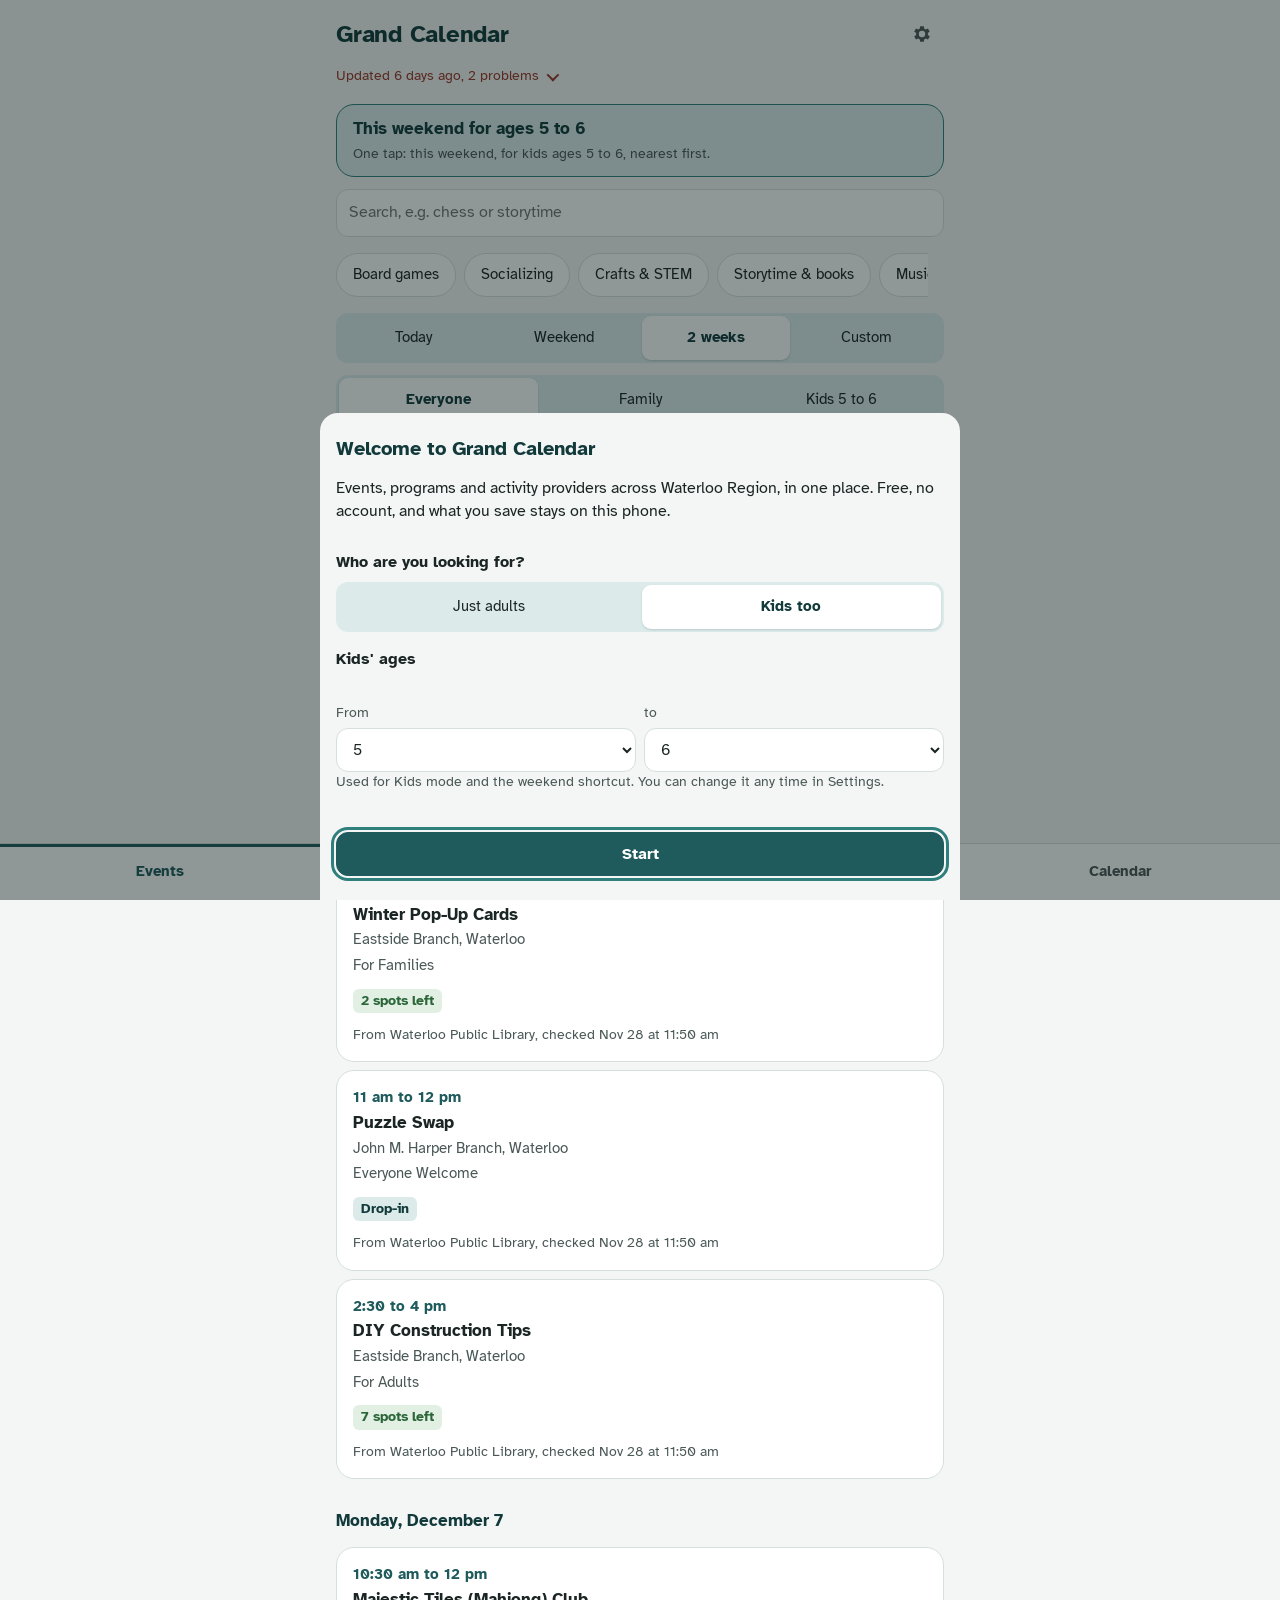
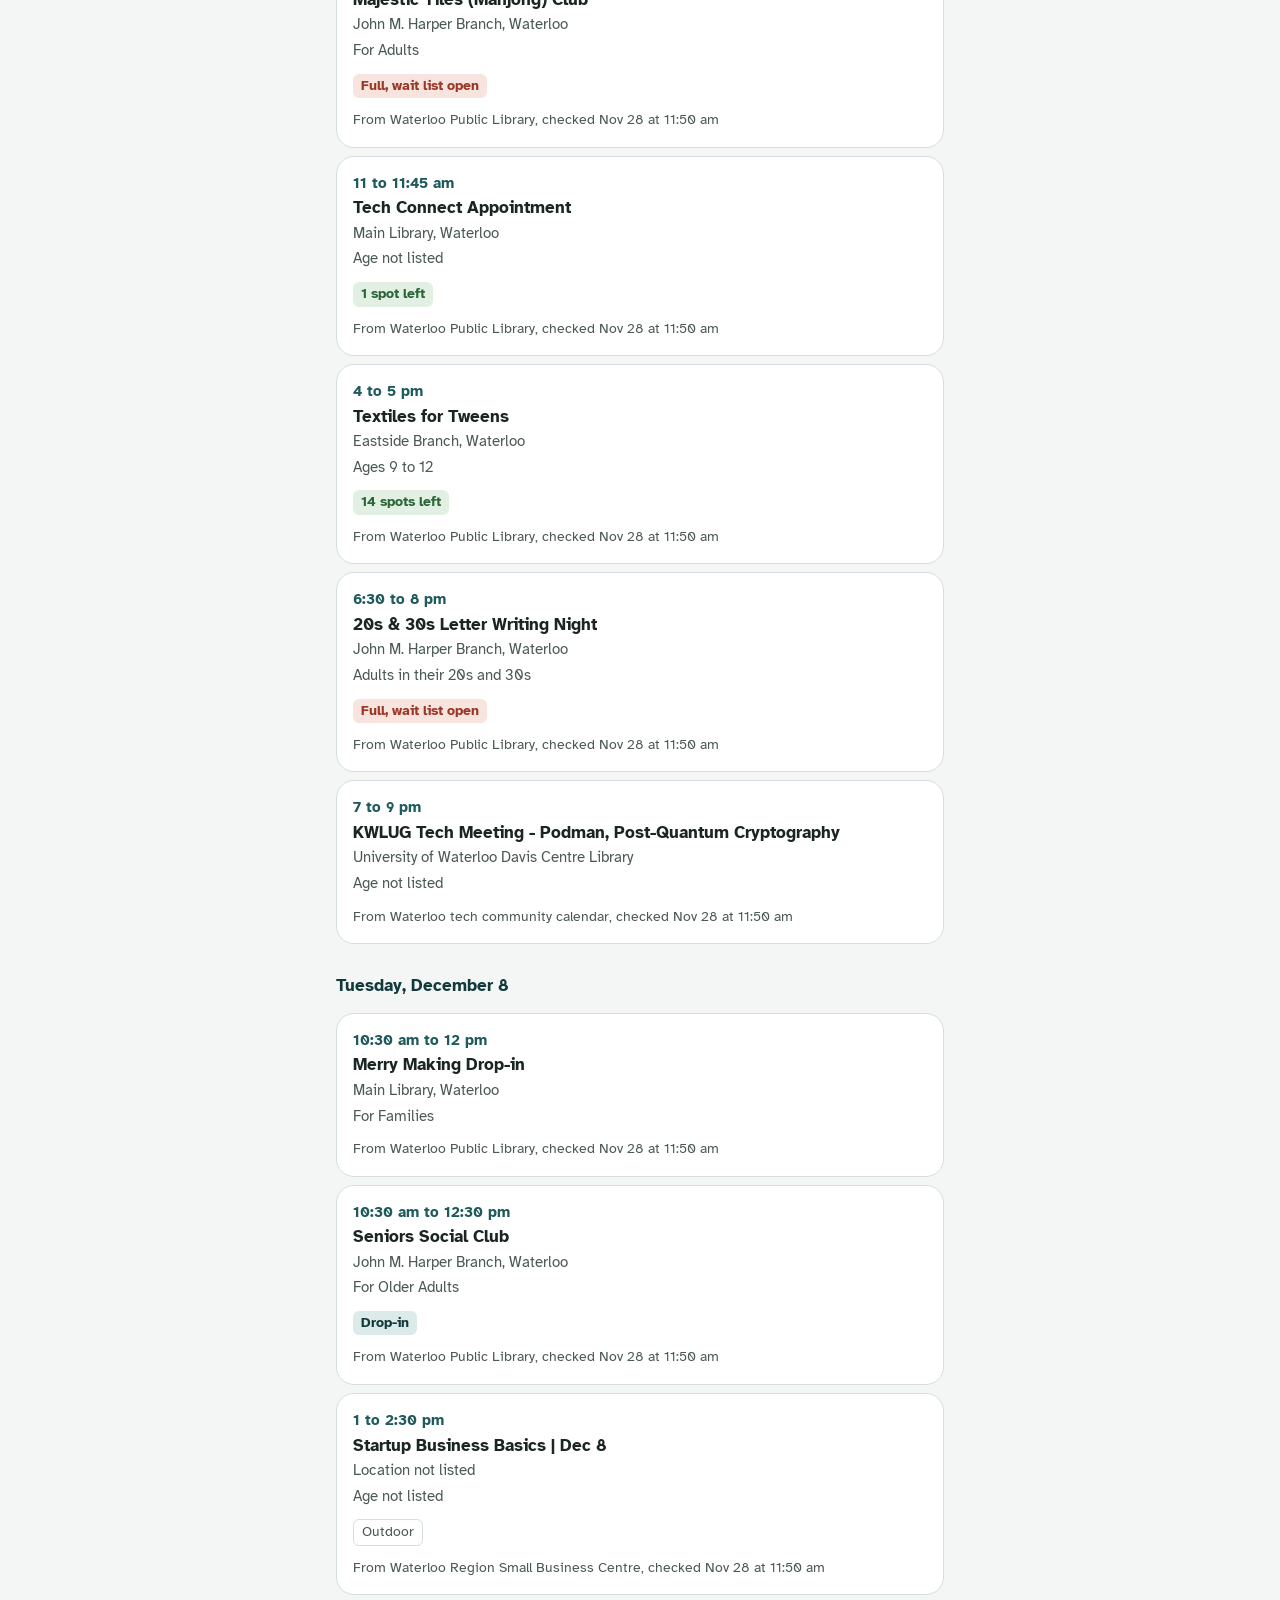
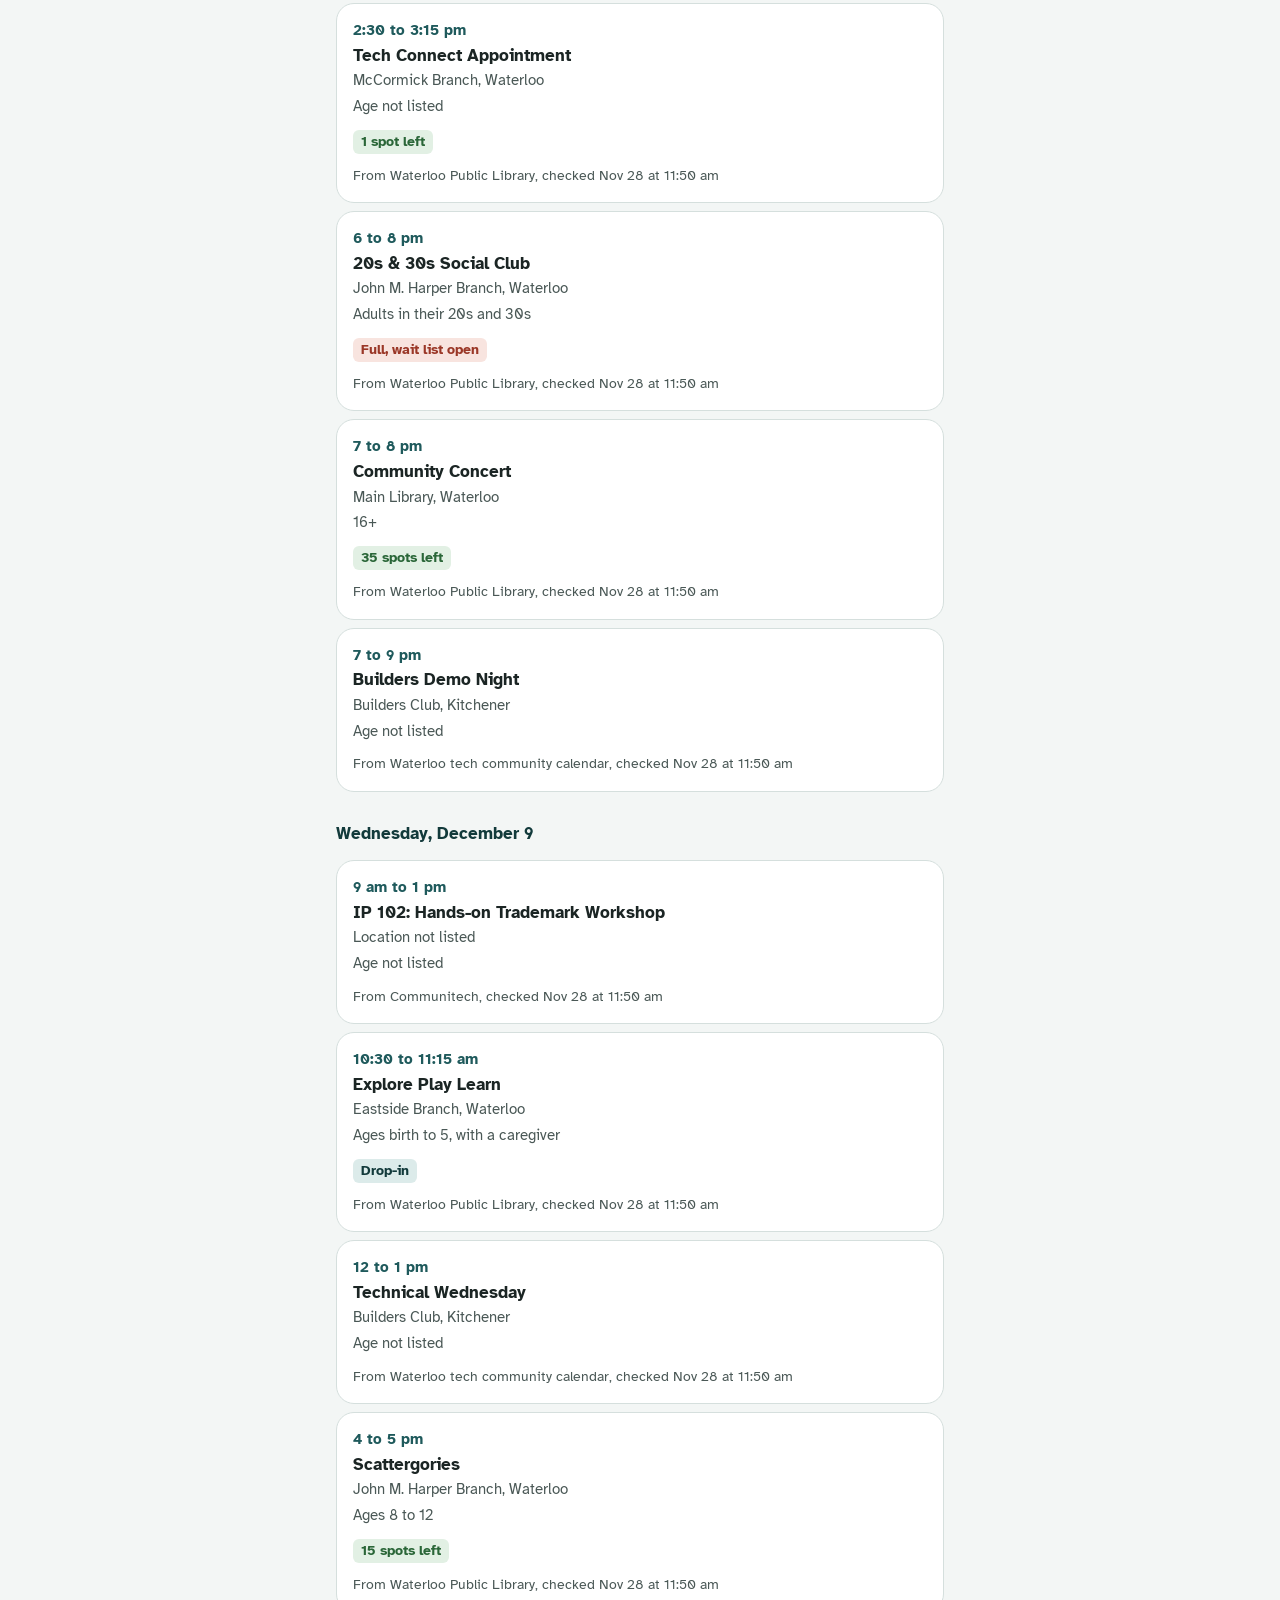
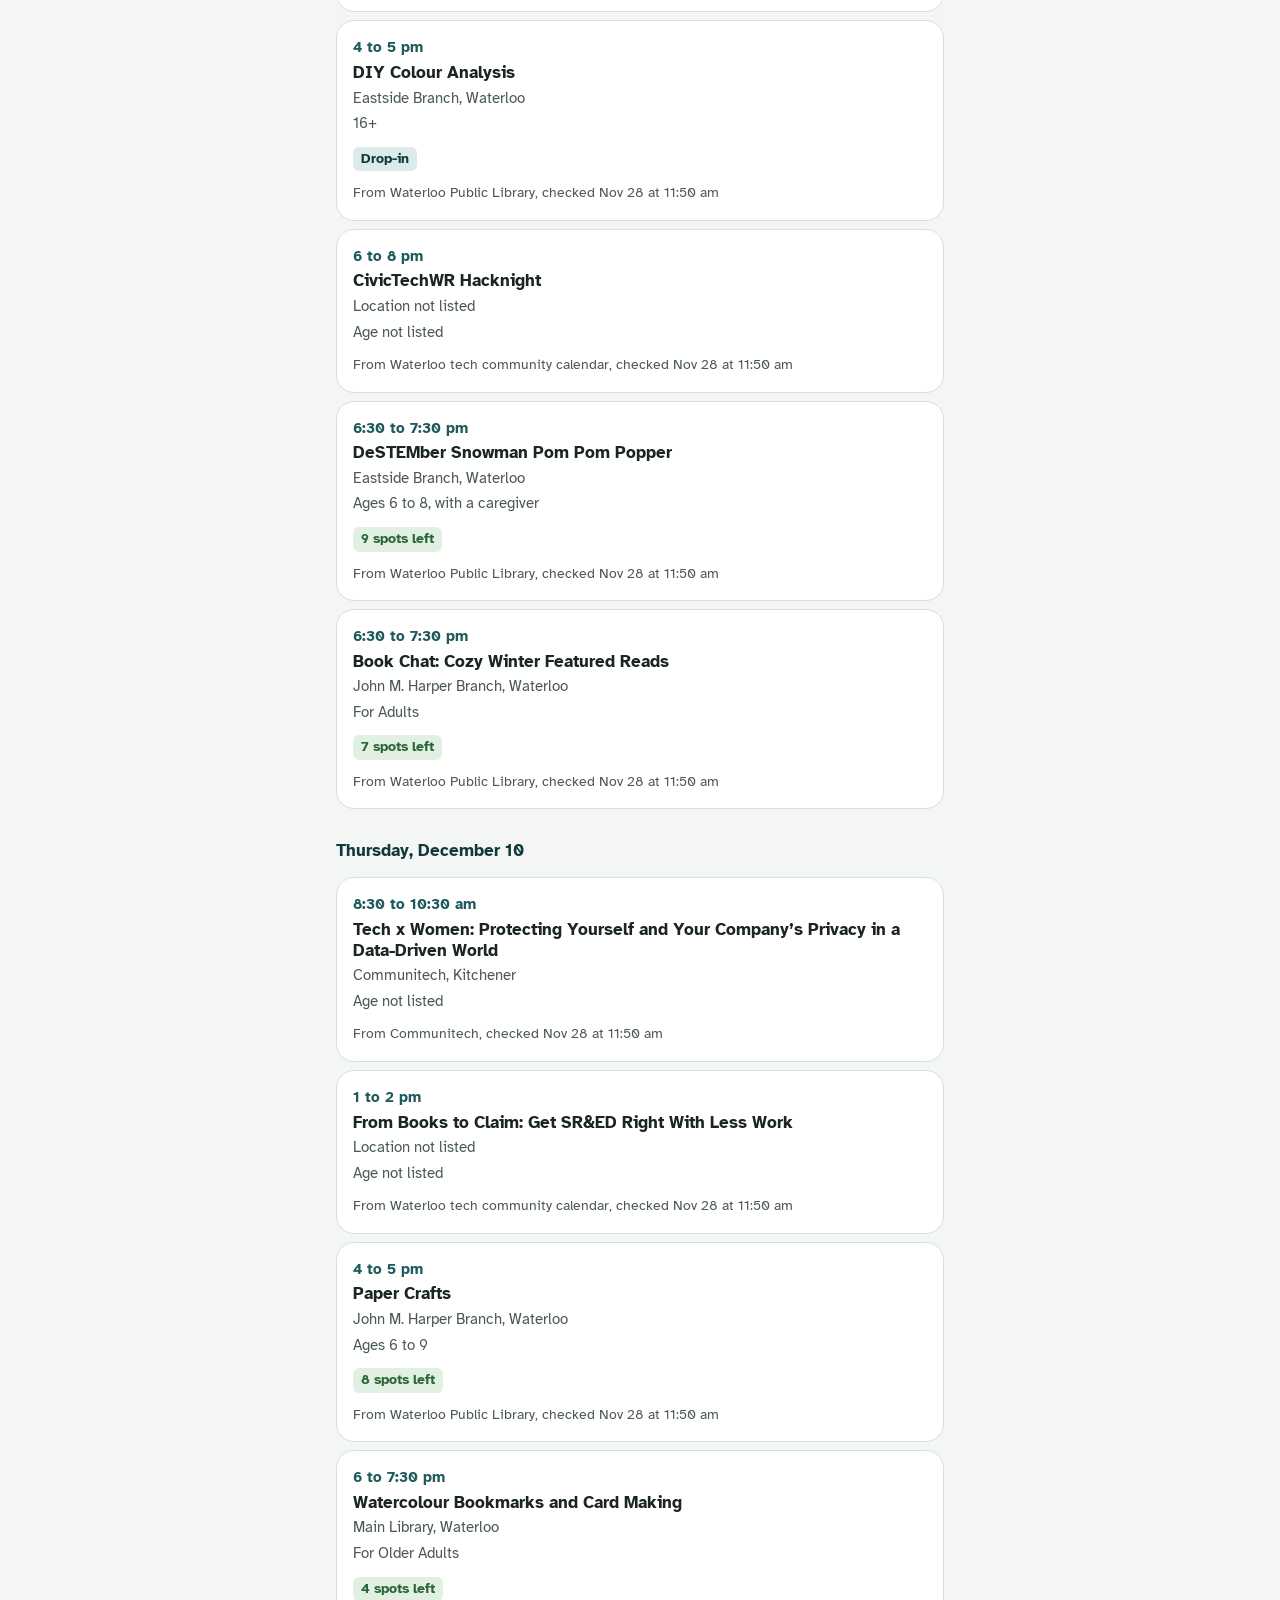
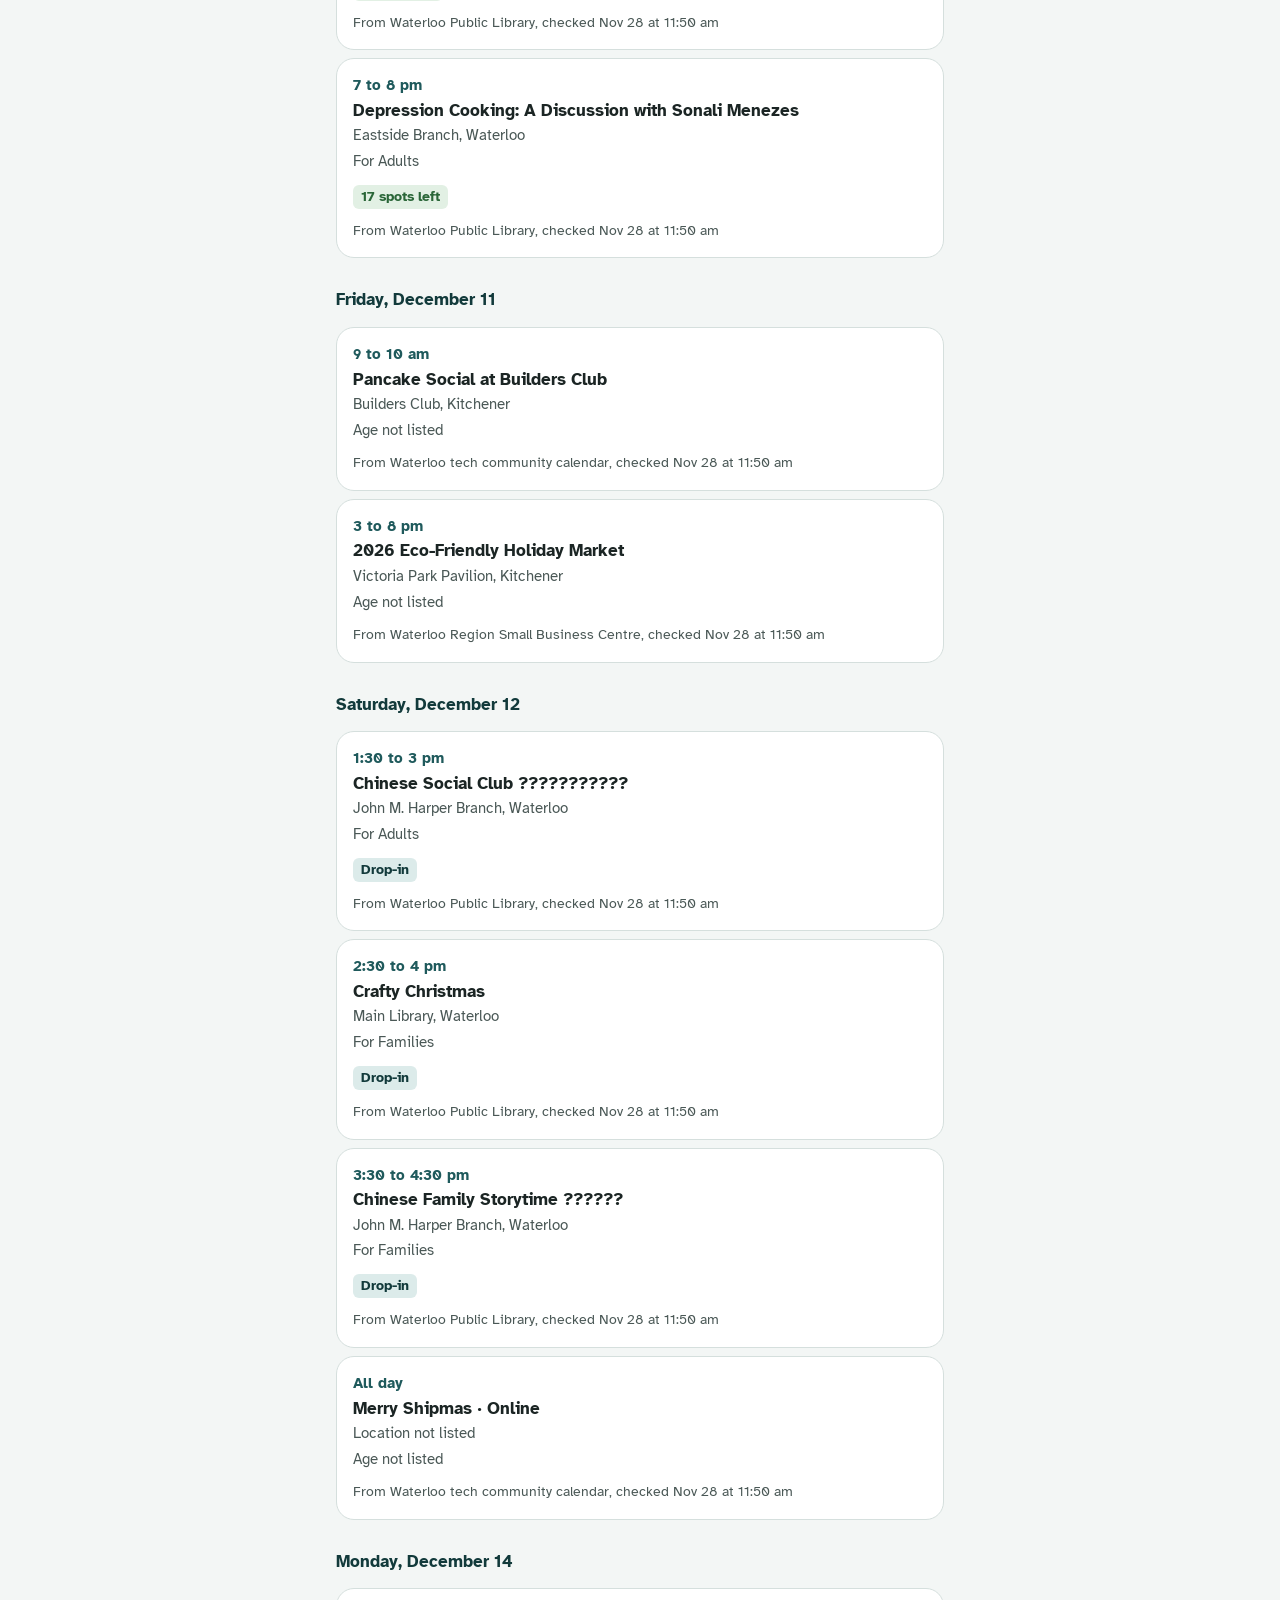
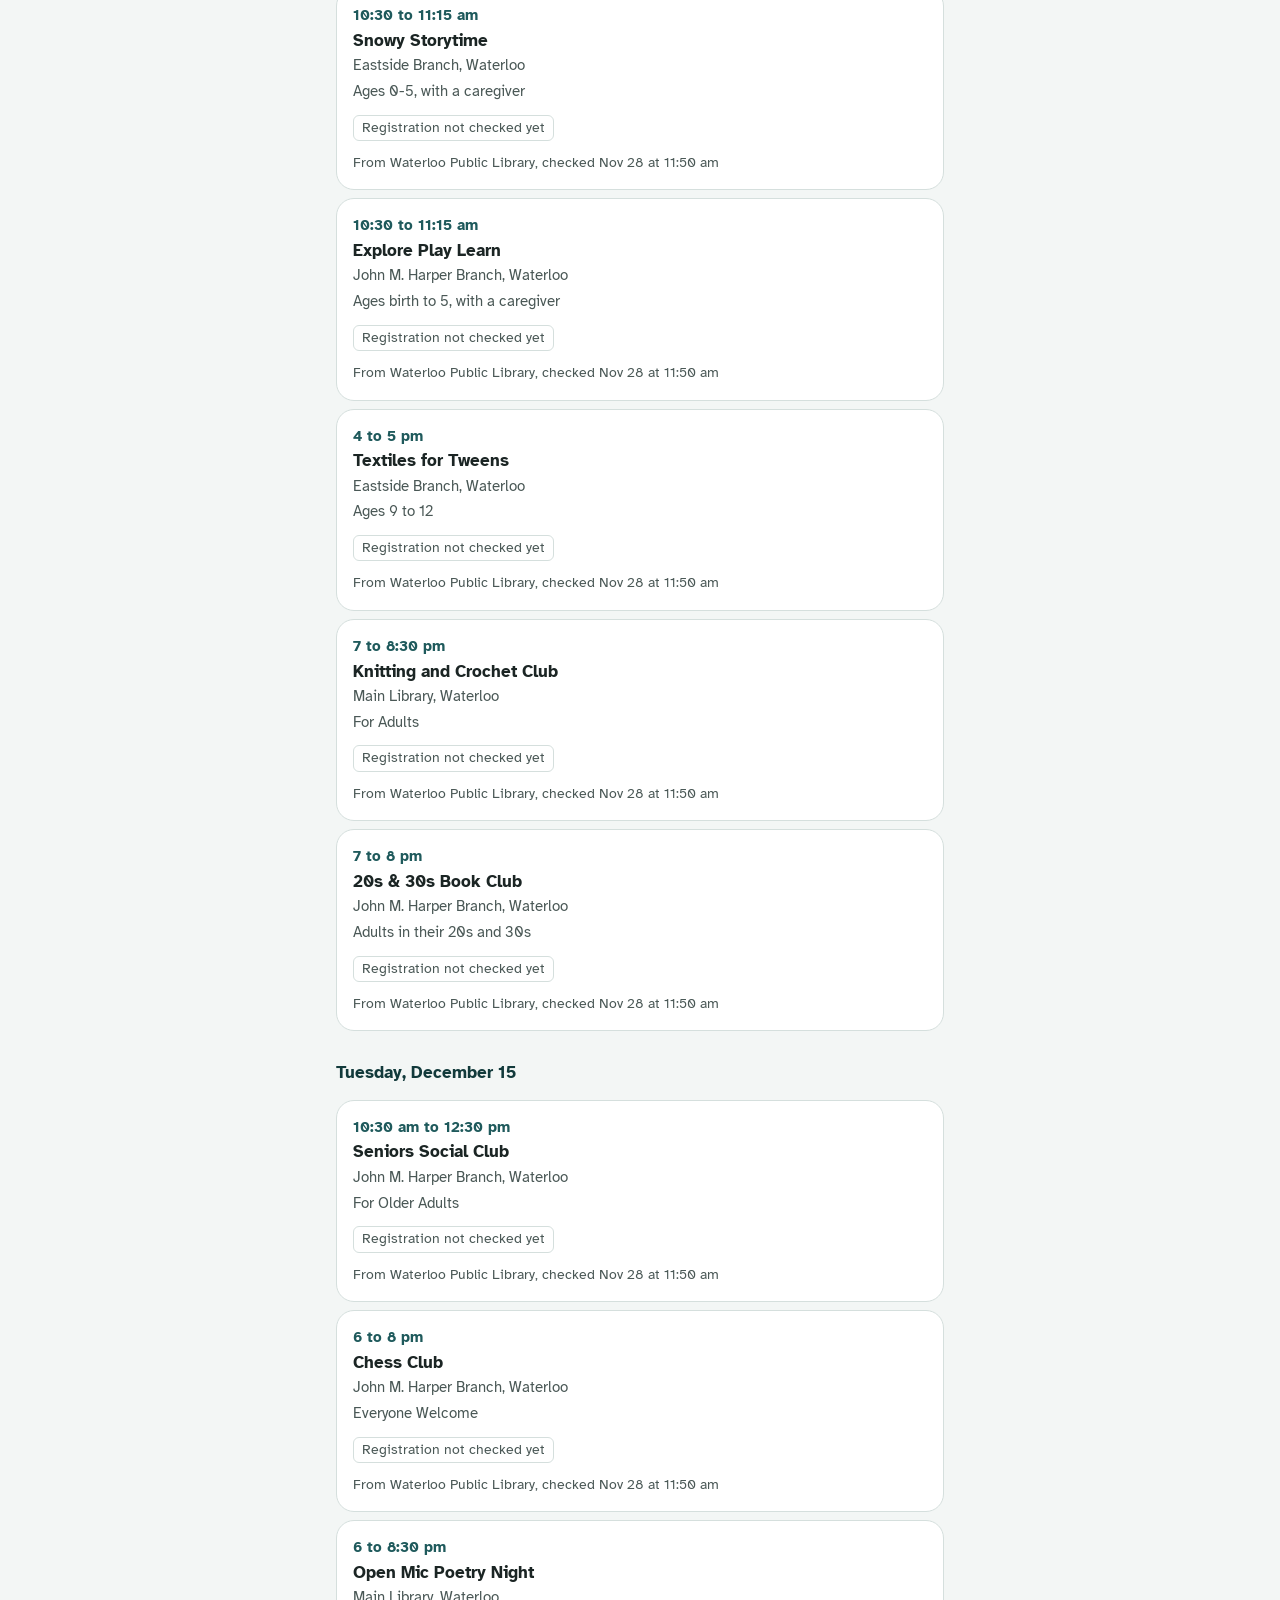
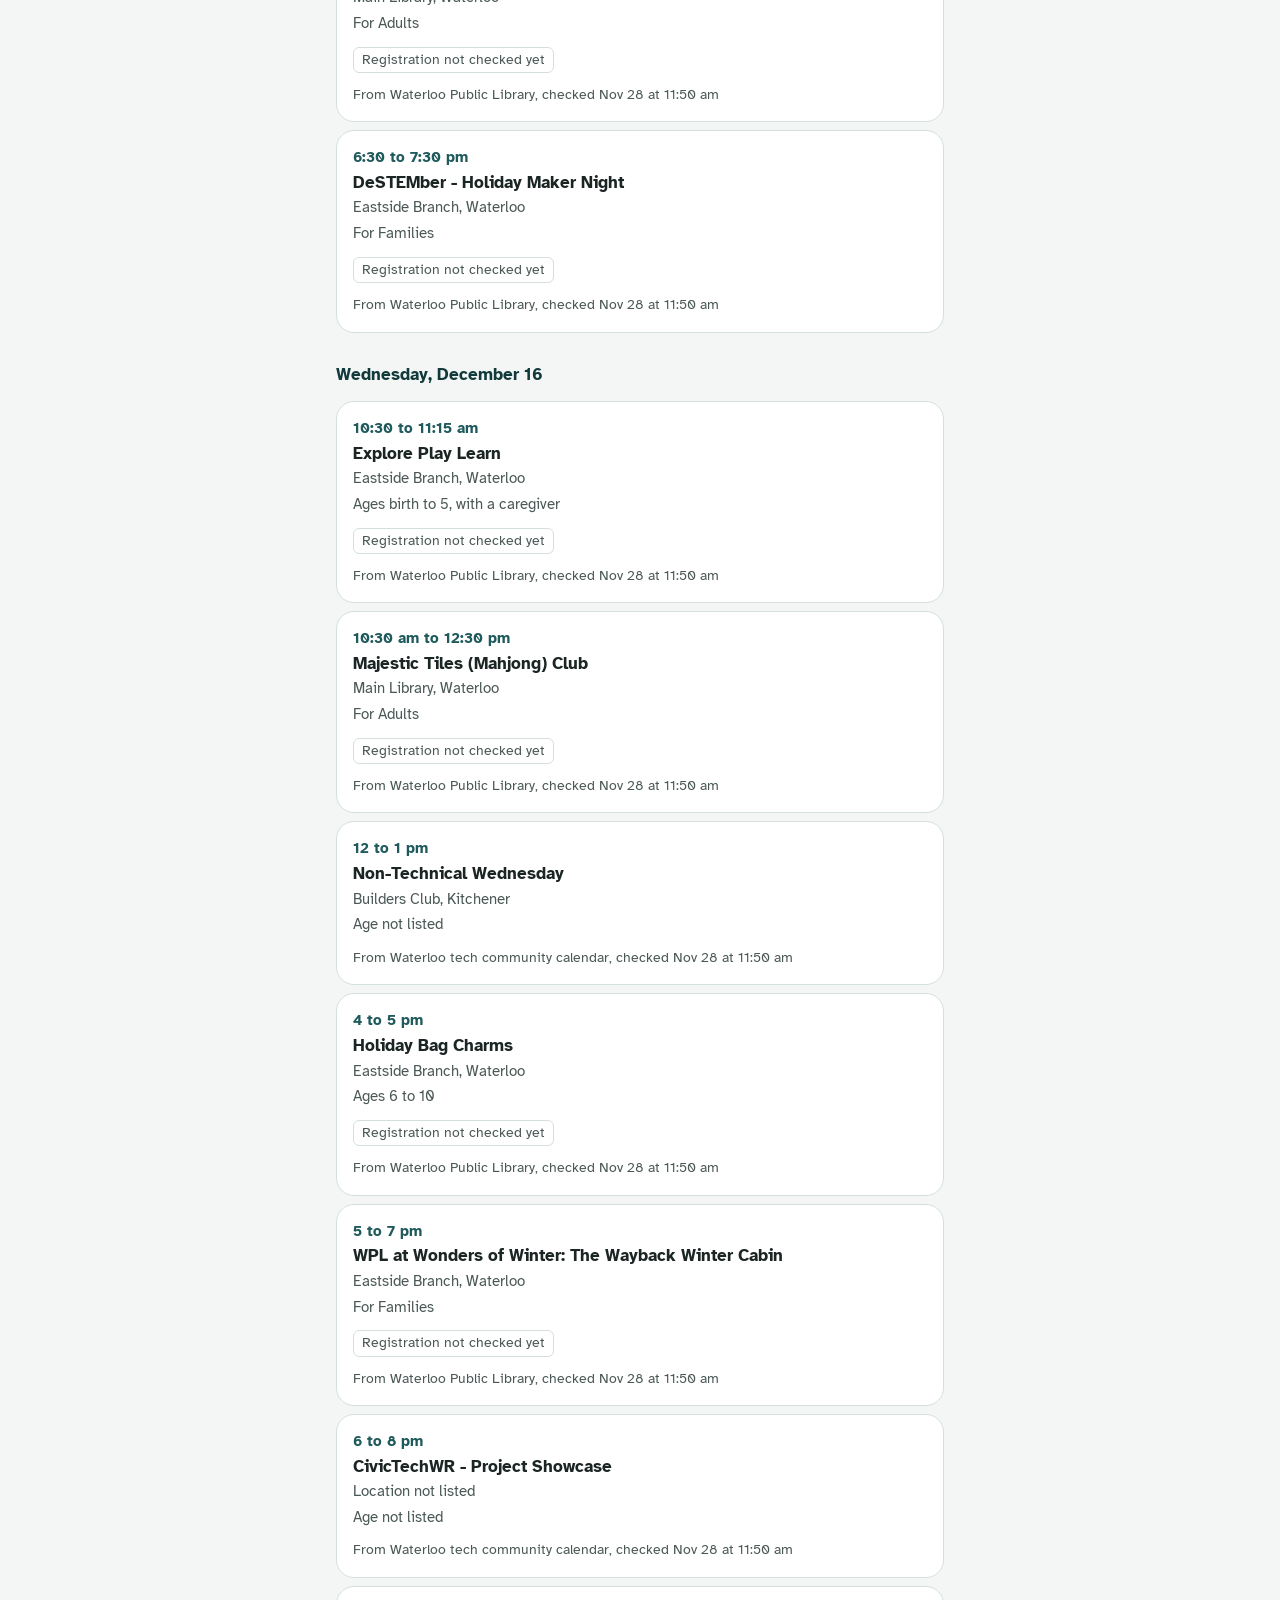
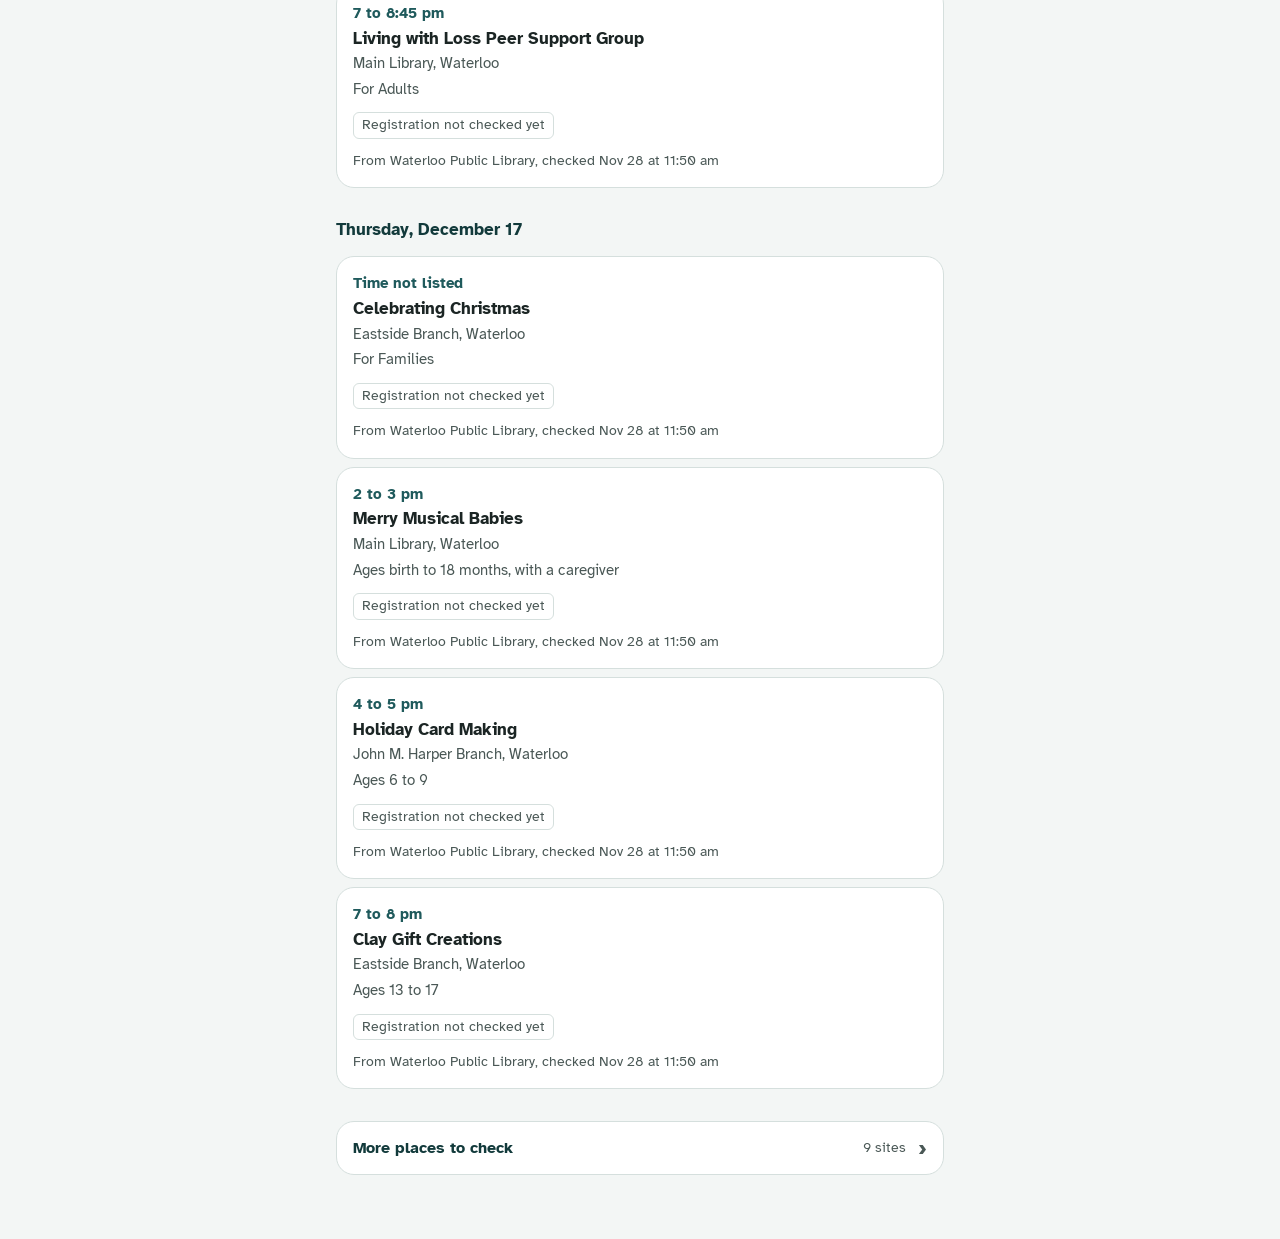
<file: index.html>
<!doctype html>
<html lang="en-CA">
<head>
  <meta charset="utf-8">
  <meta name="viewport" content="width=device-width, initial-scale=1, viewport-fit=cover">
  <meta http-equiv="Content-Security-Policy" content="default-src 'self'; script-src 'self'; style-src 'self'; img-src 'self' data:; connect-src 'self' https://explorewaterloo.ca https://nominatim.openstreetmap.org https://kpl.events.mylibrary.digital https://calendar.kitchener.ca https://events.waterloo.ca https://*.workers.dev; object-src 'none'; base-uri 'none'; form-action 'none'">
  <meta name="referrer" content="strict-origin-when-cross-origin">
  <title>Grand Calendar</title>
  <meta name="description" content="Events across Waterloo Region, for adults and kids, gathered from their sources.">
  <meta name="theme-color" content="#1f5a5c">
  <meta name="mobile-web-app-capable" content="yes">
  <meta name="apple-mobile-web-app-capable" content="yes">
  <meta name="apple-mobile-web-app-title" content="Grand Calendar">
  <link rel="manifest" href="manifest.webmanifest">
  <link rel="icon" href="icon.svg" type="image/svg+xml">
  <link rel="apple-touch-icon" href="icon-180.png">
  <link rel="stylesheet" href="app.css">
  <script type="module" src="app.mjs"></script>
</head>
<body>
  <header class="top">
    <div class="top-row">
      <h1 class="brand">Grand Calendar</h1>
      <button type="button" class="icon-btn" id="settings-open" aria-label="Settings">
        <svg aria-hidden="true" viewBox="0 0 24 24" width="22" height="22"><path fill="currentColor" d="M19.4 13a7.5 7.5 0 0 0 0-2l2-1.6-2-3.4-2.4 1a7.6 7.6 0 0 0-1.7-1L15 3.5h-4l-.4 2.5a7.6 7.6 0 0 0-1.7 1l-2.4-1-2 3.4L6.6 11a7.5 7.5 0 0 0 0 2l-2.1 1.6 2 3.4 2.4-1a7.6 7.6 0 0 0 1.7 1l.4 2.5h4l.4-2.5a7.6 7.6 0 0 0 1.7-1l2.4 1 2-3.4zM13 15.5a3.5 3.5 0 1 1 0-7 3.5 3.5 0 0 1 0 7z" transform="translate(-1 0)"/></svg>
      </button>
    </div>
    <details class="status" id="status">
      <summary id="status-summary">Loading events</summary>
      <ul id="status-list"></ul>
    </details>
    <div class="progress" id="progress" hidden>
      <progress id="progress-bar" max="1" value="0"></progress>
      <span id="progress-text" aria-live="polite"></span>
    </div>
  </header>

  <main id="view-events">
    <div class="controls">
      <button type="button" class="preset" id="preset-weekend" aria-pressed="false"><span>This weekend for ages 5 to 6</span><small id="preset-sub"></small></button>
      <button type="button" class="btn quiet preset-programs" id="preset-programs" hidden></button>
      <label class="search">
        <span class="visually-hidden">Search events</span>
        <input id="q" type="search" inputmode="search" autocomplete="off" placeholder="Search, e.g. chess or storytime" data-short="Search events">
      </label>
      <div class="chips" id="topics" role="group" aria-label="Topics"></div>

      <div class="seg" role="group" aria-label="Dates" id="seg-dates">
        <button type="button" data-v="today">Today</button>
        <button type="button" data-v="weekend">Weekend</button>
        <button type="button" data-v="2w">2 weeks</button>
        <button type="button" data-v="custom">Custom</button>
      </div>
      <div class="custom-dates" id="custom-dates" hidden>
        <label>From <input type="date" id="d-from"></label>
        <label>To <input type="date" id="d-to"></label>
      </div>

      <div class="seg" role="group" aria-label="Who it's for" id="seg-who">
        <button type="button" data-v="everyone">Everyone</button>
        <button type="button" data-v="family">Family</button>
        <button type="button" data-v="kids" id="kids-btn">Kids 5 to 6</button>
      </div>

      <button type="button" class="btn quiet more-filters" id="filters-open">More filters</button>
    </div>

    <p class="summary" id="summary" aria-live="polite"></p>
    <div id="results"></div>

    <details class="fold elsewhere">
      <summary><span>More places to check</span> <span class="fold-count" id="elsewhere-count"></span></summary>
      <p class="muted">These sites don't let Grand Calendar read their events, so check them directly.</p>
      <div class="link-list" id="elsewhere"></div>
    </details>
  </main>

  <main id="view-programs" hidden>
    <h2 class="view-title">Programs</h2>
    <p class="muted">Classes and lessons you register for, read from program guides. Times and fees are as the guide prints them; registration happens on the provider's site.</p>
    <div class="controls">
      <label class="search">
        <span class="visually-hidden">Search programs</span>
        <input id="pq" type="search" inputmode="search" autocomplete="off" placeholder="Search, e.g. dance or karate" data-short="Search programs">
      </label>
      <div class="seg" role="group" aria-label="Who it's for" id="seg-pwho">
        <button type="button" data-v="everyone">Everyone</button>
        <button type="button" data-v="kids" id="pkids-btn">Kids 5 to 6</button>
        <button type="button" data-v="adults">Adults</button>
      </div>
      <div class="chips" id="p-cats" role="group" aria-label="Kind of program"></div>
      <label class="check"><input type="checkbox" id="p-upcoming"> Only programs that haven't started yet</label>
      <label class="check"><input type="checkbox" id="p-try"> Try it first: one-time classes only</label>
    </div>
    <p class="summary" id="psummary" aria-live="polite"></p>
    <div id="presults"></div>
    <section class="websearch" aria-labelledby="pweb-h">
      <h2 id="pweb-h">From a web search</h2>
      <p class="muted" id="pweb-note">Type a search above, then search the web for providers in the area. Results are not checked by Grand Calendar, so details may be out of date.</p>
      <button type="button" class="btn" id="pweb-go">Search the web</button>
      <div id="pweb-results"></div>
    </section>
    <details class="fold elsewhere">
      <summary><span>Search other program sites</span> <span class="fold-count" id="pelsewhere-count"></span></summary>
      <p class="muted">These sites can't be read automatically, so these links open their own search.</p>
      <div class="link-list" id="pelsewhere"></div>
    </details>
  </main>

  <main id="view-providers" hidden>
    <h2 class="view-title">Providers</h2>
    <p class="muted">Checked on each provider's own website. Ages only where they state them.</p>
    <div class="controls">
      <label class="search">
        <span class="visually-hidden">Search providers</span>
        <input id="provq" type="search" inputmode="search" autocomplete="off" placeholder="Search, e.g. ballet or swim" data-short="Search providers">
      </label>
      <div class="seg" role="group" aria-label="Who it's for" id="seg-provwho">
        <button type="button" data-v="everyone">Everyone</button>
        <button type="button" data-v="kids" id="provkids-btn">Kids 5 to 6</button>
      </div>
      <div class="chips" id="prov-types" role="group" aria-label="Kind of activity"></div>
      <label class="check"><input type="checkbox" id="prov-try"> Try it first: free trials, trial classes, drop-ins and passes</label>
      <label class="town-pick"><span>Town</span>
        <select id="prov-town"><option value="">Anywhere</option></select>
      </label>
    </div>
    <p class="summary" id="prov-summary" aria-live="polite"></p>
    <div id="prov-list"></div>
  </main>

  <main id="view-saved" hidden>
    <h2 class="view-title">Your calendar</h2>
    <p class="muted">Only what you saved. Save an event or a program and it appears here, on every day it happens.</p>
    <div class="seg cal-views" role="group" aria-label="Calendar view" id="seg-calview">
      <button type="button" data-v="month">Month</button>
      <button type="button" data-v="week">Week</button>
      <button type="button" data-v="list">List</button>
    </div>
    <div id="backup-nudge"></div>
    <div class="btn-row cal-actions">
      <button type="button" class="btn add-own" id="add-own-open">Add your own</button>
      <button type="button" class="btn add-own" id="add-all-open">Add all to iPhone Calendar</button>
    </div>
    <div id="cal-body"></div>
    <div id="cal-list" hidden>
      <p class="muted">Saved on this phone only. Export a copy now and then: removing the app from your Home Screen deletes them.</p>
      <div class="btn-row">
        <button type="button" class="btn" id="export">Export saved</button>
        <button type="button" class="btn" id="import-btn">Import saved</button>
        <input type="file" id="import" accept=".json,application/json" hidden>
      </div>
      <div id="saved-list"></div>
    </div>
  </main>

  <nav class="tabs" aria-label="Views">
    <button type="button" data-view="events" aria-current="page">Events</button>
    <button type="button" data-view="programs">Programs</button>
    <button type="button" data-view="providers">Providers</button>
    <button type="button" data-view="saved">Calendar <span id="saved-count"></span></button>
  </nav>

  <dialog id="filters" aria-labelledby="filters-h">
    <form method="dialog" class="sheet">
      <h2 id="filters-h">More filters</h2>

      <fieldset>
        <legend>Cost</legend>
        <div class="seg" data-filter="cost">
          <button type="button" data-v="any">Any</button>
          <button type="button" data-v="free">Free</button>
          <button type="button" data-v="paid">Paid</button>
        </div>
        <p class="hint">“Free” only includes events whose source says free.</p>
      </fieldset>

      <fieldset>
        <legend>Indoor or outdoor</legend>
        <div class="seg" data-filter="setting">
          <button type="button" data-v="any">Any</button>
          <button type="button" data-v="indoor">Indoor</button>
          <button type="button" data-v="outdoor">Outdoor</button>
        </div>
      </fieldset>

      <fieldset>
        <legend>Registration</legend>
        <div class="seg" data-filter="reg">
          <button type="button" data-v="any">Any</button>
          <button type="button" data-v="dropin">Drop-in</button>
          <button type="button" data-v="open">Spots open</button>
        </div>
        <label class="check"><input type="checkbox" id="hide-full"> Hide full and closed events</label>
      </fieldset>

      <fieldset>
        <legend>Distance</legend>
        <p class="hint" id="loc-label">No location set. Distances need one.</p>
        <button type="button" class="btn quiet" id="clear-loc" hidden>Clear location</button>
        <div class="btn-row">
          <button type="button" class="btn" id="use-gps">Use my location</button>
        </div>
        <div class="place-row">
          <label class="visually-hidden" for="place">Type a place</label>
          <input id="place" type="text" autocomplete="off" placeholder="Or type a place, e.g. Elmira">
          <button type="button" class="btn" id="place-go">Set</button>
        </div>
        <label class="select">Within
          <select id="radius">
            <option value="">Any distance</option>
            <option value="5">5 km</option>
            <option value="10">10 km</option>
            <option value="20">20 km</option>
            <option value="40">40 km</option>
          </select>
        </label>
      </fieldset>

      <div class="btn-row">
        <button type="button" class="btn" id="filters-reset">Reset filters</button>
        <button class="btn primary" value="done">Show events</button>
      </div>
    </form>
  </dialog>

  <dialog id="add-own" aria-labelledby="add-own-h">
    <form class="sheet" id="add-own-form" novalidate>
      <h2 id="add-own-h">Add your own</h2>
      <p class="hint">For things Grand Calendar can't read, like a program you registered for on ActiveNet or private lessons. Saved on this phone only.</p>
      <fieldset class="import-box" id="ao-import">
        <legend>From a registration receipt</legend>
        <p class="hint">ActiveNet receipts have a calendar link ("To download an .ics file..."). Copy it from the email and paste it here.</p>
        <div class="place-row">
          <label class="visually-hidden" for="ao-ics-url">Calendar link</label>
          <input id="ao-ics-url" type="url" inputmode="url" autocomplete="off" placeholder="https://anprodca.active.com/...">
          <button type="button" class="btn" id="ao-ics-get">Get</button>
        </div>
        <button type="button" class="btn" id="ao-ics-file-btn">Or choose a calendar file</button>
        <input type="file" id="ao-ics-file" accept=".ics,text/calendar" hidden>
        <p class="hint" id="ao-ics-status" aria-live="polite"></p>
      </fieldset>
      <p class="or-line">Or type it in</p>
      <label class="field"><span>What</span> <input id="ao-title" type="text" autocomplete="off" maxlength="120" required placeholder="e.g. Swim lessons, Preschool 3"></label>
      <label class="field"><span>Where <span class="opt">(optional)</span></span> <input id="ao-place" type="text" autocomplete="off" maxlength="120" placeholder="e.g. Kitchener Memorial Auditorium"></label>
      <fieldset>
        <legend>How often</legend>
        <p class="hint" id="ao-dates-note" hidden></p>
        <div class="seg" role="group" aria-label="How often" id="ao-repeat">
          <button type="button" data-v="once" aria-pressed="true">One day</button>
          <button type="button" data-v="weekly" aria-pressed="false">Every week</button>
        </div>
      </fieldset>
      <div id="ao-once">
        <label class="field"><span>Date</span> <input id="ao-date" type="date"></label>
      </div>
      <div id="ao-weekly" hidden>
        <fieldset>
          <legend>On these days</legend>
          <div class="weekday-pick" id="ao-days" role="group" aria-label="Days of the week"></div>
        </fieldset>
        <div class="btn-row">
          <label class="field"><span>First class</span> <input id="ao-first" type="date"></label>
          <label class="field"><span>Last class</span> <input id="ao-last" type="date"></label>
        </div>
      </div>
      <div class="btn-row">
        <label class="field"><span>Starts <span class="opt">(optional)</span></span> <input id="ao-start" type="time"></label>
        <label class="field"><span>Ends <span class="opt">(optional)</span></span> <input id="ao-end" type="time"></label>
      </div>
      <button type="button" class="btn quiet clear-times" id="ao-clear-times" hidden>Clear times (no set time)</button>
      <label class="field"><span>Link <span class="opt">(optional)</span></span> <input id="ao-url" type="url" inputmode="url" autocomplete="off" placeholder="https://"></label>
      <label class="field"><span>Notes <span class="opt">(optional)</span></span> <textarea id="ao-notes" rows="2" maxlength="500"></textarea></label>
      <p class="form-error" id="ao-error" role="alert" hidden></p>
      <div class="btn-row">
        <button type="button" class="btn" id="ao-cancel">Cancel</button>
        <button type="submit" class="btn primary" id="ao-save">Save to calendar</button>
      </div>
    </form>
  </dialog>

  <dialog id="add-all" aria-labelledby="add-all-h">
    <form class="sheet" id="add-all-form">
      <h2 id="add-all-h">Add all to iPhone Calendar</h2>
      <p class="hint" id="add-all-summary"></p>
      <fieldset>
        <legend>Reminder</legend>
        <div class="seg" role="group" aria-label="Reminder" id="add-all-remind">
          <button type="button" data-v="0" aria-pressed="false">None</button>
          <button type="button" data-v="60" aria-pressed="true">1 hour before</button>
          <button type="button" data-v="1440" aria-pressed="false">1 day before</button>
        </div>
      </fieldset>
      <p class="hint">You'll get one calendar file. Tap Save, then open it and choose Add All. Adding it again later may create copies in some calendars, so it's best to add once after planning.</p>
      <div class="btn-row">
        <button type="button" class="btn" id="add-all-cancel">Cancel</button>
        <button type="submit" class="btn primary" id="add-all-go">Make calendar file</button>
      </div>
    </form>
  </dialog>

  <dialog id="ics-preview" aria-labelledby="ics-preview-h">
    <form class="sheet" id="ics-preview-form">
      <h2 id="ics-preview-h">Found in the calendar file</h2>
      <p class="hint">Check these before adding. Dates and times are exactly as the file states them.</p>
      <div id="ics-items"></div>
      <div id="ics-skipped"></div>
      <div class="btn-row">
        <button type="button" class="btn" id="ics-cancel">Cancel</button>
        <button type="submit" class="btn primary" id="ics-add">Add to calendar</button>
      </div>
    </form>
  </dialog>

  <dialog id="welcome" aria-labelledby="welcome-h">
    <form class="sheet" id="welcome-form">
      <h2 id="welcome-h">Welcome to Grand Calendar</h2>
      <p>Events, programs and activity providers across Waterloo Region, in one place. Free, no account, and what you save stays on this phone.</p>
      <fieldset>
        <legend>Who are you looking for?</legend>
        <div class="seg" role="group" aria-label="Who are you looking for" id="welcome-who">
          <button type="button" data-v="adults" aria-pressed="false">Just adults</button>
          <button type="button" data-v="kids" aria-pressed="true">Kids too</button>
        </div>
      </fieldset>
      <fieldset id="welcome-ages">
        <legend>Kids' ages</legend>
        <div class="btn-row">
          <label class="select">From <select id="welcome-min"></select></label>
          <label class="select">to <select id="welcome-max"></select></label>
        </div>
        <p class="hint">Used for Kids mode and the weekend shortcut. You can change it any time in Settings.</p>
      </fieldset>
      <div class="btn-row"><button type="submit" class="btn primary" autofocus>Start</button></div>
    </form>
  </dialog>

  <dialog id="settings" aria-labelledby="settings-h">
    <form method="dialog" class="sheet">
      <h2 id="settings-h">Settings</h2>
      <h3 class="settings-group">Your setup</h3>
      <fieldset>
        <legend>Kids</legend>
        <label class="check"><input type="checkbox" id="has-kids"> Show kids options</label>
        <div class="btn-row" id="kid-ages">
          <label class="select">Ages from <select id="kid-min"></select></label>
          <label class="select">to <select id="kid-max"></select></label>
        </div>
        <p class="hint">Kids mode shows events whose source says they suit these ages, then events for families or all ages, then events with no age listed.</p>
      </fieldset>
      <fieldset>
        <legend>Links</legend>
        <label class="check"><input type="checkbox" id="open-chrome"> Open links in Chrome (iPhone)</label>
        <p class="hint">Links to other sites open in the Chrome app instead of wherever iPhone sends them. This only changes this phone.</p>
      </fieldset>
      <fieldset>
        <legend>Event lists</legend>
        <button type="button" class="btn" id="refresh-now">Refresh Explore Waterloo now</button>
        <p class="hint">Explore Waterloo is read on this phone and refreshed when your copy is over 6 hours old. Library events and program guides are gathered by the app's server job every few hours.</p>
      </fieldset>

      <h3 class="settings-group">Share Grand Calendar</h3>
      <fieldset>
        <legend>Send the app to someone</legend>
        <button type="button" class="btn primary" id="share-app">Share Grand Calendar</button>
        <label class="field share-link"><span>Or copy the link</span>
          <span class="place-row"><input id="share-url" type="text" readonly> <button type="button" class="btn" id="share-copy">Copy link</button></span>
        </label>
        <p class="hint" id="share-result" aria-live="polite"></p>
        <details class="fold-inline">
          <summary>How to add it to a Home Screen</summary>
          <p class="hint"><strong>iPhone (Safari or Chrome):</strong> open the link, tap the Share button, then Add to Home Screen. If you see Open as Web App, leave it on. Then open Grand Calendar from its new icon.</p>
          <p class="hint"><strong>Android (Chrome):</strong> open the link, tap the ⋮ menu, then Add to Home screen or Install app.</p>
          <p class="hint">Saved items and settings stay on each phone. Nobody else can see them.</p>
        </details>
      </fieldset>

      <h3 class="settings-group">About and privacy</h3>
      <fieldset>
        <legend>About Grand Calendar</legend>
        <p class="hint">A free app that gathers events, programs and activity providers across Waterloo Region and Stratford in one place. No ads, no accounts, nothing to pay for.</p>
        <details class="fold-inline">
          <summary>Where the information comes from</summary>
          <p class="hint">Events: Explore Waterloo Region and Waterloo Public Library. Programs: the City of Waterloo program guide and the Township of Wellesley's programs page. Providers: each provider's own website, checked by hand and rechecked monthly. Every item links to its source.</p>
          <p class="hint">Ages, times and prices are shown only as each source states them. Details change, so check with the source before you go or register.</p>
          <p class="hint">Venue locations © OpenStreetMap contributors (ODbL). Text set in Atkinson Hyperlegible (SIL Open Font License).</p>
        </details>
        <details class="fold-inline">
          <summary>Privacy</summary>
          <p class="hint">Everything you save, your settings and your location stay on this phone. Grand Calendar has no accounts and collects nothing about you.</p>
          <p class="hint">To show events, this phone reads Explore Waterloo's public calendar directly, and looks up new venue addresses on OpenStreetMap (the address only, never your location). Your location, if you share it, is used only on this phone, rounded to about 1 km.</p>
          <p class="hint">Removing the app from your Home Screen deletes everything saved in it. Use Calendar, List, Export saved to keep a backup.</p>
        </details>
      </fieldset>

      <details class="owner-setup">
        <summary>For the app's owner</summary>
        <p class="hint">These settings are for the person who runs this copy of Grand Calendar. Everyone else can ignore them.</p>
        <fieldset>
          <legend>Season alerts</legend>
          <p class="hint" id="push-status">Get a notification on this phone when a new program guide comes out.</p>
          <button type="button" class="btn" id="push-on">Turn on alerts</button>
          <div id="push-code-box" hidden>
            <p class="hint">Last step: copy this code and save it in GitHub as a secret named PUSH_CONFIG (repo Settings, Secrets and variables, Actions). It lets only your repo send alerts to only this phone. Don't share it.</p>
            <textarea id="push-code" rows="4" readonly></textarea>
            <button type="button" class="btn" id="push-copy">Copy code</button>
          </div>
        </fieldset>
        <fieldset>
          <legend>Live search</legend>
          <p class="hint">The address of your search helper (a Cloudflare Worker), for example https://grand-calendar-search.yourname.workers.dev. Without it, the Programs tab's web search stays hidden.</p>
          <div class="place-row">
            <label class="visually-hidden" for="search-url">Search helper address</label>
            <input id="search-url" type="url" inputmode="url" autocomplete="off" placeholder="https://...workers.dev">
            <button type="button" class="btn" id="search-url-save">Save</button>
          </div>
          <button type="button" class="btn" id="search-test">Test helper</button>
          <p class="hint" id="search-test-result" aria-live="polite"></p>
        </fieldset>
        <fieldset>
          <legend>Test other sources</legend>
          <button type="button" class="btn" id="test-sources">Test from this phone</button>
          <p class="hint">Tries reading three calendars that blocked Grand Calendar's servers, from this phone instead. Takes a few seconds.</p>
          <ul class="test-results" id="test-results"></ul>
        </fieldset>
      </details>
      <div class="btn-row"><button class="btn primary" value="done">Done</button></div>
    </form>
  </dialog>

  <div class="toast" id="toast" role="status" aria-live="polite" hidden></div>
</body>
</html>
</file>
<file: app.css>
/* Atkinson Hyperlegible: made by the Braille Institute for easy reading (SIL Open Font
   Licence, see atkinson-OFL.txt). Chosen for clear, calm, readable text; self-hosted. */
@font-face { font-family: "Atkinson"; src: url("atkinson-regular.woff2") format("woff2"); font-weight: 400; font-display: swap; }
@font-face { font-family: "Atkinson"; src: url("atkinson-bold.woff2") format("woff2"); font-weight: 700; font-display: swap; }

/* Grand Calendar: "Grand River" look.
   Deep river blue-green on a cool riverstone off-white. One accent, calm, readable.
   Mobile-first: base styles are for 360-393px phones; wider screens only widen the column. */

:root {
  --river-900: #123a3b;
  --river-700: #1f5a5c;
  --river-500: #2f7f7c;
  --river-100: #dcebea;
  --bg: #f3f6f5;
  --surface: #ffffff;
  --line: #d5dfdd;
  --ink: #1b2524;
  --ink-2: #4a5856;
  --open: #2a6638;
  --open-bg: #e2f0e4;
  --full: #9a3727;
  --full-bg: #f8e4df;
  --new: #7a4f00;
  --new-bg: #fbeccb;
  --focus: #2f7f7c;
  --seg-on: #ffffff;

  --s1: 4px; --s2: 8px; --s3: 12px; --s4: 16px; --s5: 24px; --s6: 32px; --s7: 48px; --s8: 64px;
  --r-sm: 6px; --r-md: 12px; --r-lg: 18px;
  --gutter: 16px;
  --btn-h: 44px;
  --font: "Atkinson", -apple-system, BlinkMacSystemFont, "Segoe UI", system-ui, sans-serif;
  color-scheme: light dark;
}

@media (prefers-color-scheme: dark) {
  :root {
    --river-900: #cfe6e3;
    --river-700: #7cc0ba;
    --river-500: #5aa6a0;
    --river-100: #1d3a39;
    --bg: #0e1615;
    --surface: #16211f;
    --line: #2a3a38;
    --ink: #e5eeec;
    --ink-2: #a5b6b3;
    --open: #8fd19c;
    --open-bg: #183022;
    --full: #f0a593;
    --full-bg: #3a1f19;
    --new: #f2c86b;
    --new-bg: #3a2c0e;
    --focus: #7cc0ba;
    --seg-on: #2f5754;
  }
}

* { box-sizing: border-box; }
html { -webkit-text-size-adjust: 100%; font-size: 17px; font: -apple-system-body; } /* iPhone Text Size setting; 17px elsewhere */
body {
  margin: 0;
  font-family: var(--font);
  font-size: 0.9412rem;
  line-height: 1.45;
  color: var(--ink);
  background: var(--bg);
  padding-bottom: calc(64px + env(safe-area-inset-bottom));
}
main, .top { max-width: 640px; margin: 0 auto; padding-left: max(var(--gutter), env(safe-area-inset-left)); padding-right: max(var(--gutter), env(safe-area-inset-right)); }
h1, h2, h3 { margin: 0; line-height: 1.2; }
a { color: var(--river-700); }
:focus-visible { outline: 3px solid var(--focus); outline-offset: 2px; }
.visually-hidden { position: absolute; width: 1px; height: 1px; overflow: hidden; clip: rect(0 0 0 0); white-space: nowrap; }
.muted, .hint { color: var(--ink-2); }
.hint { font-size: 0.8235rem; margin: var(--s2) 0 0; }
[hidden] { display: none !important; }

/* ---------- Header ---------- */
.top { padding-top: calc(var(--s3) + env(safe-area-inset-top)); }
.top-row { display: flex; align-items: center; justify-content: space-between; gap: var(--s3); }
.brand { font-size: 1.4118rem; font-weight: 700; letter-spacing: -0.01em; color: var(--river-900); }
.icon-btn {
  width: var(--btn-h); height: var(--btn-h); display: grid; place-items: center;
  border: 0; border-radius: var(--r-md); background: transparent; color: var(--ink-2); cursor: pointer;
}
.status { margin-top: var(--s1); font-size: 0.8235rem; color: var(--ink-2); }
.status summary { cursor: pointer; min-height: 32px; display: flex; align-items: center; list-style: none; }
.status summary::-webkit-details-marker { display: none; }
.status summary::after { content: ""; width: 7px; height: 7px; margin-left: var(--s2); border-right: 2px solid currentColor; border-bottom: 2px solid currentColor; transform: rotate(45deg) translateY(-2px); }
.status[open] summary::after { transform: rotate(-135deg) translateY(-2px); }
.status ul { margin: 0 0 var(--s2); padding-left: var(--s5); }
.status .bad { color: var(--full); }
.progress { display: flex; align-items: center; gap: var(--s3); margin-top: var(--s2); font-size: 0.8235rem; color: var(--ink-2); }
.progress progress { flex: 1; height: 8px; accent-color: var(--river-700); }

/* ---------- Controls ---------- */
.controls { display: grid; gap: var(--s3); margin-top: var(--s3); }
.search input, .place-row input, input[type="date"], input[type="time"], .field input, .field textarea, select {
  width: 100%; min-height: var(--btn-h); font: inherit; font-size: 0.9412rem; color: var(--ink);
  background: var(--surface); border: 1px solid var(--line); border-radius: var(--r-md); padding: 0 var(--s3);
}
.search input { min-height: 48px; }

.chips { display: flex; gap: var(--s2); overflow-x: auto; margin: 0 calc(-1 * var(--gutter)); padding: var(--s1) var(--gutter); scrollbar-width: none; }
.chips::-webkit-scrollbar { display: none; }
.chip {
  flex: 0 0 auto; min-height: var(--btn-h); padding: 0 var(--s4); border-radius: 999px; cursor: pointer;
  font: inherit; font-size: 0.8824rem; color: var(--ink); background: var(--surface); border: 1px solid var(--line);
}
.chip[aria-pressed="true"] { background: var(--river-700); border-color: var(--river-700); color: var(--surface); font-weight: 700; }

.seg { display: flex; flex-wrap: wrap; padding: 3px; gap: 3px; background: var(--river-100); border-radius: var(--r-md); }
/* One row at normal text sizes; with very large text the choices wrap to a second row instead of being cut off. */
.seg button {
  flex: 1 1 0; min-width: max-content; min-height: var(--btn-h); padding: 0 var(--s1); border: 0; border-radius: 9px; background: transparent; cursor: pointer;
  font: inherit; font-size: 0.8235rem; color: var(--ink);
}
.seg button[aria-pressed="true"] { background: var(--seg-on); color: var(--river-900); font-weight: 700; box-shadow: 0 1px 2px rgba(18, 58, 59, 0.18); }
.custom-dates { display: flex; gap: var(--s3); }
.custom-dates label { flex: 1; font-size: 0.8235rem; color: var(--ink-2); display: grid; gap: var(--s1); }

/* One button system: same height and radius everywhere; variants change colour only. */
.btn {
  min-height: var(--btn-h); padding: var(--s2) var(--s4); border-radius: var(--r-md); cursor: pointer;
  font: inherit; font-size: 0.9412rem; font-weight: 700; line-height: 1.25; text-align: center; text-decoration: none;
  display: inline-flex; align-items: center; justify-content: center; gap: var(--s2);
  background: var(--surface); color: var(--river-700); border: 1px solid var(--line);
}
.btn.primary { background: var(--river-700); color: var(--surface); border-color: var(--river-700); }
.btn.quiet { background: transparent; border-color: transparent; color: var(--river-700); padding: 0; justify-content: flex-start; }
.btn-row { display: flex; gap: var(--s2); margin-top: var(--s3); }
.btn-row > .btn, .btn-row > label { flex: 1; }
.more-filters .count { font-weight: 700; }

/* ---------- Results ---------- */
.summary { margin: var(--s5) 0 var(--s2); font-size: 0.8235rem; color: var(--ink-2); }
.day { margin-top: var(--s5); }
.day h2 {
  position: sticky; top: 0; z-index: 2; padding: var(--s2) 0; font-size: 1.0rem; font-weight: 700;
  color: var(--river-900); background: var(--bg);
}
.tier { font-size: 0.8235rem; font-weight: 700; color: var(--ink-2); margin: var(--s4) 0 0; }
.notice { margin: var(--s1) 0 var(--s2); font-size: 0.8235rem; color: var(--ink-2); }

.card { background: var(--surface); border: 1px solid var(--line); border-radius: var(--r-lg); margin-top: var(--s2); }
.card-head {
  display: block; width: 100%; text-align: left; padding: var(--s4); border: 0; background: transparent;
  font: inherit; color: inherit; cursor: pointer; border-radius: var(--r-lg);
}
.card h3 { font-size: 1.0rem; font-weight: 700; color: var(--ink); }
.when { font-weight: 700; color: var(--river-700); font-size: 0.8824rem; margin-bottom: var(--s1); }
.where, .age { font-size: 0.8824rem; color: var(--ink-2); margin-top: var(--s1); }
.age.fit { color: var(--ink); }
.tags { display: flex; flex-wrap: wrap; gap: var(--s2); margin-top: var(--s3); }
.tag { font-size: 0.8235rem; font-weight: 700; padding: 2px var(--s2); border-radius: var(--r-sm); background: var(--river-100); color: var(--river-900); }
.tag.open { background: var(--open-bg); color: var(--open); }
.tag.full { background: var(--full-bg); color: var(--full); }
.tag.new { background: var(--new-bg); color: var(--new); }
.tag.soft { background: transparent; color: var(--ink-2); border: 1px solid var(--line); font-weight: 400; }
.source { font-size: 0.8235rem; color: var(--ink-2); margin-top: var(--s3); }

.card-body { padding: 0 var(--s4) var(--s4); border-top: 1px solid var(--line); }
.card-body h4 { font-size: 0.8824rem; margin: var(--s4) 0 var(--s1); color: var(--river-900); }
.card-body p, .card-body li { font-size: 0.8824rem; margin: 0; }
.card-body ul { margin: 0; padding-left: var(--s5); }
.desc { white-space: pre-line; }
.how { color: var(--ink-2); font-size: 0.8235rem; }
.card-actions { display: grid; gap: var(--s2); margin-top: var(--s4); }
.card-actions .pair { display: flex; gap: var(--s2); }
.card-actions .pair .btn { flex: 1; padding-left: var(--s2); padding-right: var(--s2); font-size: 0.8824rem; }

.empty { margin-top: var(--s6); padding: var(--s5); text-align: center; background: var(--surface); border: 1px solid var(--line); border-radius: var(--r-lg); }
.empty p { margin: 0 0 var(--s3); }

/* ---------- Elsewhere ---------- */
.elsewhere { margin-top: var(--s7); }
.elsewhere h2 { font-size: 1.0rem; color: var(--river-900); }
.elsewhere p { font-size: 0.8235rem; margin: var(--s1) 0 var(--s3); }
.link-list { display: grid; gap: var(--s2); }
.link-list .btn { width: 100%; min-height: 60px; flex-direction: column; align-items: flex-start; justify-content: center; gap: 2px; text-align: left; }
.link-list .btn small { font-weight: 400; color: var(--ink-2); font-size: 0.8235rem; }

/* ---------- Saved ---------- */
.view-title { font-size: 1.1765rem; margin-top: var(--s5); color: var(--river-900); }
#view-saved > .muted { font-size: 0.8235rem; }

/* ---------- Tabs ---------- */
.tabs {
  position: fixed; left: 0; right: 0; bottom: 0; z-index: 5; display: flex;
  background: var(--surface); border-top: 1px solid var(--line); padding-bottom: env(safe-area-inset-bottom);
}
.tabs button {
  flex: 1 1 0; min-width: 0; min-height: 56px; border: 0; background: transparent; cursor: pointer; padding: 0 2px;
  /* Grows with the Text Size setting, but never past what fits four tabs across the screen. */
  font: inherit; font-size: min(0.8824rem, 4.2vw); font-weight: 700; color: var(--ink-2); overflow-wrap: anywhere;
}
.tabs button[aria-current="page"] { color: var(--river-700); box-shadow: inset 0 3px 0 var(--river-700); }

/* ---------- Sheets ---------- */
dialog {
  width: 100%; max-width: 640px; max-height: 92dvh; margin: auto auto 0; padding: 0; border: 0;
  border-radius: var(--r-lg) var(--r-lg) 0 0; background: var(--bg); color: var(--ink);
}
dialog::backdrop { background: rgba(10, 25, 25, 0.45); }
.sheet { padding: var(--s5) var(--gutter) calc(var(--s5) + env(safe-area-inset-bottom)); display: grid; gap: var(--s4); }
.sheet h2 { font-size: 1.1765rem; color: var(--river-900); }
fieldset { border: 0; margin: 0; padding: 0; }
legend { font-weight: 700; margin-bottom: var(--s2); padding: 0; }
.check { display: flex; align-items: center; gap: var(--s3); min-height: var(--btn-h); margin-top: var(--s2); }
.check input { width: 22px; height: 22px; min-width: 22px; flex: none; accent-color: var(--river-700); } /* never squeezed by the row */
.place-row { display: flex; gap: var(--s2); margin-top: var(--s2); }
.place-row .btn { flex: 0 0 auto; }
label.select { display: grid; gap: var(--s1); font-size: 0.8235rem; color: var(--ink-2); margin-top: var(--s3); }

.toast {
  position: fixed; left: var(--gutter); right: var(--gutter); bottom: calc(72px + env(safe-area-inset-bottom)); z-index: 6;
  max-width: 600px; margin: 0 auto; padding: var(--s3) var(--s4); border-radius: var(--r-md);
  background: var(--river-900); color: var(--bg); font-size: 0.8824rem;
  display: flex; align-items: center; justify-content: space-between; gap: var(--s3);
}
.toast .btn.quiet { color: var(--bg); text-decoration: underline; text-underline-offset: 3px; min-height: var(--btn-h); padding: 0 var(--s2); }

@media (hover: hover) {
  .chip:hover, .btn:hover { border-color: var(--river-500); }
  .card-head:hover h3 { color: var(--river-700); }
}
@media (prefers-reduced-motion: no-preference) {
  .chip, .seg button, .btn { transition: background-color 150ms ease, color 150ms ease, border-color 150ms ease; }
}

@media (min-width: 380px) {
  .seg button { font-size: 0.8824rem; }
}

.test-results { margin: var(--s3) 0 0; padding-left: var(--s5); font-size: 0.8824rem; }
.test-results li { margin-top: var(--s1); }
.card-actions > .btn.quiet { justify-content: center; }

#push-code { width: 100%; font: 13px/1.4 ui-monospace, Menlo, monospace; color: var(--ink); background: var(--surface); border: 1px solid var(--line); border-radius: var(--r-md); padding: var(--s2); margin: var(--s2) 0; word-break: break-all; }
.card-body ul.sessions { margin: var(--s2) 0 0; padding: 0; list-style: none; }
.sessions li { padding: var(--s3) 0; border-top: 1px solid var(--line); font-size: 0.8824rem; }
.sessions li:first-child { border-top: 0; }
.sessions .code { color: var(--ink-2); font-size: 0.8235rem; }

.websearch { margin-top: var(--s7); }
.websearch h2 { font-size: 1.0rem; color: var(--river-900); }
.websearch > .muted { font-size: 0.8235rem; margin: var(--s1) 0 var(--s3); }
.web-result { display: block; text-decoration: none; color: inherit; padding: var(--s4); margin-top: var(--s2); background: var(--surface); border: 1px solid var(--line); border-radius: var(--r-lg); }
.web-result h3 { font-size: 0.9412rem; color: var(--river-700); }
.web-result .domain { font-size: 0.8235rem; color: var(--ink-2); margin-top: var(--s1); }
.web-result p { font-size: 0.8824rem; margin: var(--s2) 0 0; }
.web-site { margin-top: var(--s4); }
.web-site > .domain { font-size: 0.8235rem; font-weight: 700; color: var(--ink-2); }
.websearch > .btn { margin-top: var(--s3); }
#pweb-results > .btn { margin-top: var(--s4); width: 100%; }

/* ---------- Calendar (saved items only) ---------- */
.cal-views { margin-top: var(--s4); }
.cal-nav { display: flex; align-items: center; gap: var(--s2); margin-top: var(--s5); }
.cal-nav .cal-title { flex: 1; text-align: center; font-size: 1.0588rem; color: var(--river-900); }
.btn.icon { width: auto; min-width: var(--btn-h); padding: 0.1em 0.35em; font-size: 1.4118rem; line-height: 1.2; justify-content: center; }
.btn.cal-today { padding-left: var(--s3); padding-right: var(--s3); }

.cal-month { display: grid; grid-template-columns: repeat(7, 1fr); gap: 2px; margin-top: var(--s3); touch-action: manipulation; }
.cal-head { text-align: center; font-size: 0.7647rem; font-weight: 700; color: var(--ink-2); padding: var(--s1) 0; }
.cal-day {
  position: relative; display: flex; flex-direction: column; align-items: center; justify-content: flex-start;
  min-height: 48px; padding: 6px 0 4px; border: 0; border-radius: var(--r-sm);
  background: transparent; color: var(--ink); font: inherit; cursor: pointer;
}
.cal-day .cal-num { font-size: 0.9412rem; line-height: 22px; min-width: 28px; border-radius: 14px; }
.cal-day.other-month { color: var(--ink-2); } /* full strength: faded text failed contrast */
.cal-day.is-today .cal-num { box-shadow: inset 0 0 0 2px var(--river-500); font-weight: 700; }
.cal-day.is-selected { background: var(--river-100); }
.cal-day.is-selected .cal-num { background: var(--river-700); color: var(--surface); font-weight: 700; box-shadow: none; }
.cal-marks { display: flex; align-items: center; gap: 3px; height: 14px; margin-top: 3px; }
.cal-marks b { font-size: 0.6471rem; color: var(--ink-2); font-weight: 700; }
.mark { display: inline-block; width: 7px; height: 7px; border-radius: 50%; }
.mark.event { background: var(--river-500); }
.mark.program { background: var(--new); border-radius: 2px; } /* square, so shape differs as well as colour */
@media (hover: hover) { .cal-day:hover { background: var(--river-100); } }

.cal-week { display: flex; gap: 4px; margin-top: var(--s3); touch-action: manipulation; }
.cal-week .cal-day { flex: 1; min-height: 72px; background: var(--surface); border: 1px solid var(--line); }
.cal-week .cal-day.is-selected { background: var(--river-100); border-color: var(--river-500); }
.cal-wd { font-size: 0.7647rem; color: var(--ink-2); margin-bottom: 2px; }

.cal-legend { display: flex; align-items: center; gap: var(--s2); font-size: 0.8235rem; color: var(--ink-2); margin: var(--s3) 0 0; }
.cal-agenda { margin-top: var(--s5); }
.cal-agenda h3, .cal-unplaced h3 { font-size: 1.0rem; color: var(--river-900); margin-bottom: var(--s2); }
.cal-row-wrap { margin-top: var(--s2); }
.cal-row {
  display: flex; align-items: flex-start; gap: var(--s3); width: 100%; min-height: 56px; padding: var(--s3) var(--s4);
  text-align: left; font: inherit; color: var(--ink); background: var(--surface);
  border: 1px solid var(--line); border-radius: var(--r-md); cursor: pointer;
}
.cal-row .mark { margin-top: 7px; flex: none; }
.cal-time { flex: none; width: 96px; font-size: 0.8824rem; color: var(--ink-2); }
.cal-what { display: flex; flex-direction: column; gap: 2px; min-width: 0; }
.cal-what strong { font-size: 0.9412rem; }
.cal-what span { font-size: 0.8235rem; color: var(--ink-2); }
.cal-row[aria-expanded="true"] { border-color: var(--river-500); }
.cal-row-wrap > .card { margin-top: var(--s2); }
.cal-unplaced { margin-top: var(--s6); }
.cal-unplaced p { font-size: 0.8824rem; color: var(--ink-2); }
.session-save { margin-top: var(--s2); width: 100%; }
.session-save[aria-pressed="true"] { background: var(--river-100); }

/* ---------- Add your own ---------- */
.add-own { width: 100%; margin-top: var(--s3); }
.field { display: grid; gap: var(--s1); font-size: 0.8824rem; }
.field > span { font-weight: 700; }
.field .opt { font-weight: 400; color: var(--ink-2); }
.field textarea { padding: var(--s2) var(--s3); min-height: 72px; resize: vertical; }
.btn-row > .field { flex: 1; min-width: 0; }
.weekday-pick { display: flex; gap: 4px; }
.weekday-pick button {
  flex: 1; min-height: var(--btn-h); padding: 0; font: inherit; font-size: 0.8824rem; cursor: pointer;
  color: var(--ink); background: var(--surface); border: 1px solid var(--line); border-radius: var(--r-sm);
}
.weekday-pick button[aria-pressed="true"] { background: var(--river-700); border-color: var(--river-700); color: var(--surface); font-weight: 700; }
.form-error { color: var(--full); font-weight: 700; margin: 0; }
.mark.custom { background: transparent; box-shadow: inset 0 0 0 2px var(--ink-2); } /* hollow ring: differs by shape too */
.custom-card { padding: var(--s4); background: var(--surface); border: 1px solid var(--line); border-radius: var(--r-lg); margin-top: var(--s2); }
.custom-card h3 { font-size: 1.0rem; }
.custom-card p { margin: var(--s2) 0 0; }
.custom-card .btn-row { margin-top: var(--s4); }

.import-box { padding: var(--s4); background: var(--surface); border: 1px solid var(--line); border-radius: var(--r-lg); display: grid; gap: var(--s2); }
.import-box legend { float: left; width: 100%; margin-bottom: 0; }
.import-box > .btn { width: 100%; }
.or-line { text-align: center; color: var(--ink-2); font-size: 0.8235rem; margin: 0; }
.ics-item { display: flex; gap: var(--s3); align-items: flex-start; padding: var(--s3) var(--s4); background: var(--surface); border: 1px solid var(--line); border-radius: var(--r-md); margin-top: var(--s2); }
.ics-item input { width: 22px; height: 22px; margin-top: 2px; accent-color: var(--river-700); flex: none; }
.ics-item strong { display: block; font-size: 0.9412rem; }
.ics-item span { display: block; font-size: 0.8824rem; color: var(--ink-2); margin-top: 2px; }
.ics-item.dupe { opacity: 0.6; }
#ics-skipped p { font-size: 0.8824rem; color: var(--ink-2); }

/* ---------- Provider directory ---------- */
.providers { margin-top: var(--s7); }
.providers h2 { font-size: 1.0rem; color: var(--river-900); }
.providers > .muted { font-size: 0.8235rem; margin: var(--s1) 0 var(--s2); }
.prov-card { padding: var(--s4); margin-top: var(--s2); background: var(--surface); border: 1px solid var(--line); border-radius: var(--r-lg); }
.prov-card h3 { font-size: 1.0rem; }
.prov-card .where { font-size: 0.8824rem; color: var(--ink-2); margin-top: 2px; }
.prov-card ul { margin: var(--s3) 0 0; padding: 0; list-style: none; }
.prov-card li { display: flex; justify-content: space-between; gap: var(--s3); padding: var(--s2) 0; border-top: 1px solid var(--line); font-size: 0.8824rem; }
.prov-card li:first-child { border-top: 0; }
.prov-card li .stated { color: var(--ink-2); text-align: right; flex: none; max-width: 50%; font-weight: 400; }
.prov-card li.fit { font-weight: 700; }
.prov-card .how { margin-top: var(--s2); }
.prov-card > .btn { width: 100%; margin-top: var(--s3); }

.prov-card .stale { margin-top: var(--s2); padding: var(--s2) var(--s3); border-radius: var(--r-sm); background: var(--full-bg, rgba(180,60,40,.10)); color: var(--ink); font-size: 0.8235rem; }

/* ---------- Folded sections (less scrolling) ---------- */
details.fold { margin-top: var(--s6); border: 1px solid var(--line); border-radius: var(--r-lg); background: var(--surface); }
details.fold > summary { display: flex; align-items: center; justify-content: space-between; gap: var(--s3); min-height: 52px; padding: 0 var(--s4); cursor: pointer; list-style: none; font-weight: 700; color: var(--river-900); }
details.fold > summary::-webkit-details-marker { display: none; }
details.fold > summary::after { content: '›'; font-size: 1.2941rem; color: var(--ink-2); transition: transform .15s; }
details.fold[open] > summary::after { transform: rotate(90deg); }
details.fold .fold-count { margin-left: auto; font-weight: 400; color: var(--ink-2); font-size: 0.8235rem; }
details.fold > :not(summary) { margin-left: var(--s4); margin-right: var(--s4); }
details.fold > .link-list { margin-bottom: var(--s4); }

/* ---------- Providers tab ---------- */
.town-pick { display: flex; align-items: center; gap: var(--s3); font-weight: 700; font-size: 0.8824rem; }
.town-pick select { flex: 1; min-height: var(--btn-h); }
.prov-row { display: block; width: 100%; text-align: left; font: inherit; color: var(--ink); background: none; border: 0; padding: 0; cursor: pointer; }
.prov-row .meta { font-size: 0.8235rem; color: var(--ink-2); margin-top: 2px; }
.prov-row .fits { font-size: 0.8824rem; margin-top: var(--s2); }
.prov-row .badge { display: inline-block; margin-top: var(--s2); font-size: 0.7647rem; padding: 2px 8px; border-radius: 999px; background: var(--river-100); color: var(--ink-2); }
.prov-row .badge.stale-b { background: rgba(180,60,40,.12); color: var(--ink); }
.prov-card.open { border-color: var(--river-500); }
.prov-card .prov-more { margin-top: var(--s3); border-top: 1px solid var(--line); padding-top: var(--s3); }

/* No double-tap zoom anywhere (taps on buttons were zooming the page); pinch-to-zoom still works. */
html, body, button, a, input, select, textarea, label { touch-action: manipulation; }

/* iPhone gives date and time fields a built-in minimum width that pushes them past the edge. */
.field { min-width: 0; }
.field input, .field textarea, .field select { width: 100%; min-width: 0; max-width: 100%; box-sizing: border-box; }
/* Without iPhone's built-in styling the text sat at the top; a fixed height with flex
   centring puts it in the middle, the same as the other fields. */
input[type="date"], input[type="time"] {
  -webkit-appearance: none; appearance: none; min-width: 0; text-align: left;
  display: flex; align-items: center; height: max(var(--btn-h), 2.6em); padding-top: 0; padding-bottom: 0; line-height: normal;
}
input[type="date"]::-webkit-date-and-time-value, input[type="time"]::-webkit-date-and-time-value { text-align: left; margin: 0; }
/* An empty time field on iPhone shows the current time as a placeholder; dim it so it doesn't look set. */
input.is-empty { color: var(--ink-2); font-style: italic; } /* marked by style, not faded, so it stays readable */
.clear-times { justify-self: start; margin-top: calc(-1 * var(--s2)); }

.prov-row .badge.try-b { background: var(--open-bg, rgba(40,140,90,.14)); color: var(--ink); margin-right: 6px; }
.try-box { margin-top: var(--s3); padding: var(--s3); border-radius: var(--r-md); background: var(--river-100); }
.try-box strong { display: block; font-size: 0.8824rem; }
.try-box p { margin: var(--s1) 0 var(--s2); font-size: 0.8235rem; }

/* ---------- "This weekend" shortcut ---------- */
.preset { display: flex; flex-direction: column; align-items: flex-start; gap: 2px; width: 100%; min-height: 64px; padding: var(--s3) var(--s4);
  text-align: left; font: inherit; cursor: pointer; color: var(--ink); background: var(--river-100); border: 1px solid var(--river-500); border-radius: var(--r-lg); }
.preset > span { font-size: 1.0rem; font-weight: 700; color: var(--river-900); }
.preset small { font-size: 0.8235rem; color: var(--ink-2); }
.preset[aria-pressed="true"] { background: var(--river-700); border-color: var(--river-700); }
.preset[aria-pressed="true"] > span, .preset[aria-pressed="true"] small { color: var(--surface); }
.preset-programs { width: 100%; justify-content: flex-start; text-align: left; }

.cal-actions { margin-top: var(--s3); }
.cal-actions .add-own { margin-top: 0; flex: 1; }
.nudge { margin-top: var(--s3); padding: var(--s4); border-radius: var(--r-lg); background: var(--river-100); border: 1px solid var(--river-500); }
.nudge p { margin: 0 0 var(--s3); }

/* Containers stay screen-width even when a child (like the sideways-scrolling chip row) is wider. */
.controls, .controls > *, main > * { min-width: 0; max-width: 100%; }

/* ---------- Larger-text layout (iPhone Text Size well above default) ----------
   Rearranges a few pieces so big text looks designed, not squeezed. The default size is untouched. */
html.big-text .brand { font-size: min(1.4118rem, 7.6vw); white-space: nowrap; }
html.big-text .icon-btn { width: auto; height: auto; min-width: 44px; min-height: 44px; padding: 0.2em; }
html.big-text .icon-btn svg { width: 1.2rem; height: 1.2rem; }
html.big-text .check input, html.big-text input[type="checkbox"] { width: 1.3rem; height: 1.3rem; min-width: 1.3rem; }
html.big-text .seg { display: grid; grid-template-columns: 1fr 1fr; }
html.big-text .seg button { min-width: 0; padding: 0.45em var(--s2); line-height: 1.2; }
html.big-text .seg > button:last-child:nth-child(odd) { grid-column: 1 / -1; } /* 3 choices: the third spans the row */
html.big-text .cal-nav { display: grid; grid-template-columns: auto 1fr auto; grid-template-areas: "title title title" "prev today next"; row-gap: var(--s2); }
html.big-text .cal-nav > :nth-child(1) { grid-area: prev; }
html.big-text .cal-nav .cal-title { grid-area: title; text-align: left; }
html.big-text .cal-nav > :nth-child(3) { grid-area: next; }
html.big-text .cal-nav .cal-today { grid-area: today; justify-self: center; }
html.big-text .cal-actions, html.big-text .sheet .btn-row, html.big-text .card-actions .pair, html.big-text .custom-card .btn-row, html.big-text .nudge .btn-row { flex-direction: column; align-items: stretch; }
html.big-text .cal-actions .btn, html.big-text .sheet .btn-row .btn, html.big-text .card-actions .pair .btn { width: 100%; }
html.big-text .cal-week .cal-wd { font-size: 0.7rem; }
html.big-text .cal-time { width: auto; min-width: 5.5em; }
html.big-text .cal-row { flex-wrap: wrap; }
html.big-text .prov-card li { flex-direction: column; gap: 2px; }
html.big-text .prov-card li .stated { text-align: left; max-width: none; }
html.big-text .town-pick { flex-direction: column; align-items: stretch; }

/* ---------- Settings groups ---------- */
.settings-group { margin: var(--s5) 0 var(--s2); font-size: 1.0588rem; color: var(--river-900); }
.settings-group:first-of-type { margin-top: var(--s3); }
details.fold-inline { margin-top: var(--s2); }
details.fold-inline > summary { cursor: pointer; font-weight: 700; color: var(--river-700); min-height: var(--btn-h); display: flex; align-items: center; }
details.owner-setup { margin-top: var(--s5); border-top: 1px solid var(--line); padding-top: var(--s3); }
details.owner-setup > summary { cursor: pointer; font-weight: 700; color: var(--ink-2); min-height: var(--btn-h); display: flex; align-items: center; }
#welcome p { margin: 0 0 var(--s3); }
.share-link { margin-top: var(--s3); }
.share-link .place-row input { flex: 1; min-width: 0; }
</file>
